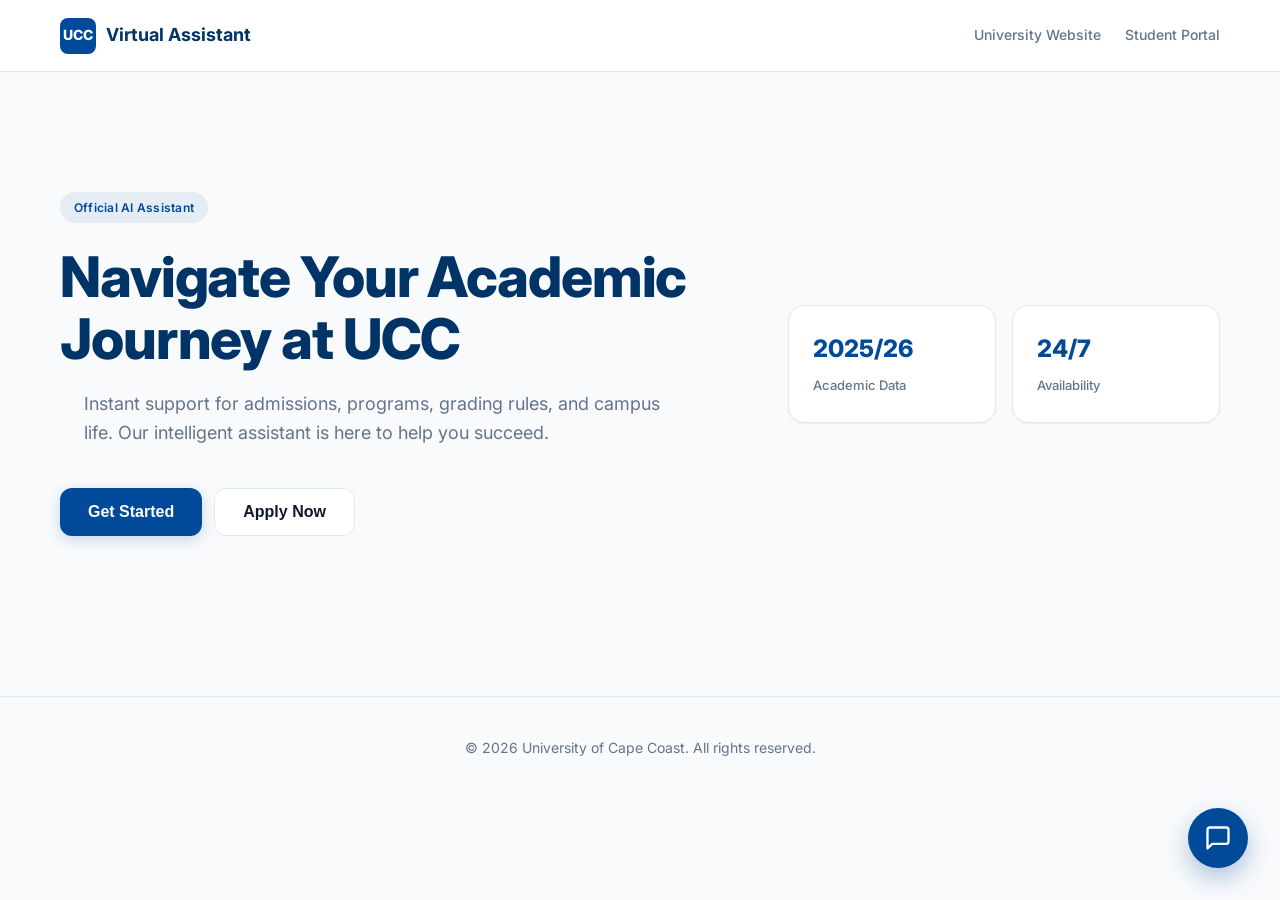
<file: index.html>
<!DOCTYPE html>
<html lang="en">
<head>
    <meta charset="UTF-8">
    <meta name="viewport" content="width=device-width, initial-scale=1.0, viewport-fit=cover">
    <title>UCC Virtual Assistant | University of Cape Coast</title>
    <link rel="preconnect" href="https://fonts.googleapis.com">
    <link rel="preconnect" href="https://fonts.gstatic.com" crossorigin>
    <link href="https://fonts.googleapis.com/css2?family=Inter:wght@300;400;500;600;700;800&display=swap" rel="stylesheet">
    <link rel="stylesheet" href="style.css">
</head>
<body>
    <div class="page-wrapper">
        <header class="navbar">
            <div class="container">
                <div class="logo">
                    <span class="logo-icon">UCC</span>
                    <span class="logo-text">Virtual Assistant</span>
                </div>
                <nav class="nav-links">
                    <a href="https://ucc.edu.gh" target="_blank">University Website</a>
                    <a href="https://portal.ucc.edu.gh" target="_blank">Student Portal</a>
                </nav>
            </div>
        </header>

        <main class="hero-section">
            <div class="container">
                <div class="hero-content">
                    <span class="badge">Official AI Assistant</span>
                    <h1>Navigate Your Academic Journey at UCC</h1>
                    <p>Instant support for admissions, programs, grading rules, and campus life. Our intelligent assistant is here to help you succeed.</p>
                    <div class="hero-actions">
                        <button class="btn btn-primary" onclick="document.getElementById('chatButton').click()">Get Started</button>
                        <button class="btn btn-outline" onclick="window.open('https://admissions.ucc.edu.gh', '_blank')">Apply Now</button>
                    </div>
                </div>
                <div class="hero-stats">
                    <div class="stat-card">
                        <span class="stat-value">2025/26</span>
                        <span class="stat-label">Academic Data</span>
                    </div>
                    <div class="stat-card">
                        <span class="stat-value">24/7</span>
                        <span class="stat-label">Availability</span>
                    </div>
                </div>
            </div>
        </main>

        <footer class="footer">
            <div class="container">
                <p>&copy; 2026 University of Cape Coast. All rights reserved.</p>
            </div>
        </footer>
    </div>

    <!-- Chat Interface -->
    <div id="chatWidget" class="chat-widget">
        <div class="chat-header">
            <div class="header-info">
                <div class="status-dot"></div>
                <div class="header-text">
                    <h3>UCC Assistant</h3>
                    <span>Online & Ready</span>
                </div>
            </div>
            <button id="closeChat" class="close-btn">&times;</button>
        </div>
        <div id="chatMessages" class="chat-messages">
            <div class="bot-message">
                <div>Welcome to the UCC Virtual Assistant. How can I assist you with your academic inquiries today?</div>
            </div>
        </div>
        <div class="chat-input-area">
            <input type="text" id="chatInput" placeholder="Ask about programs, GPA, hostels..." autocomplete="off">
            <button id="sendBtn" class="send-btn">
                <svg width="20" height="20" viewBox="0 0 24 24" fill="none" stroke="currentColor" stroke-width="2.5" stroke-linecap="round" stroke-linejoin="round">
                    <line x1="22" y1="2" x2="11" y2="13"></line>
                    <polygon points="22 2 15 22 11 13 2 9 22 2"></polygon>
                </svg>
            </button>
        </div>
    </div>

    <button id="chatButton" class="chat-fab">
        <svg width="28" height="28" viewBox="0 0 24 24" fill="none" stroke="white" stroke-width="2" stroke-linecap="round" stroke-linejoin="round">
            <path d="M21 15a2 2 0 0 1-2 2H7l-4 4V5a2 2 0 0 1 2-2h14a2 2 0 0 1 2 2z"></path>
        </svg>
    </button>

    <script src="script.js"></script>
</body>
</html>
</file>
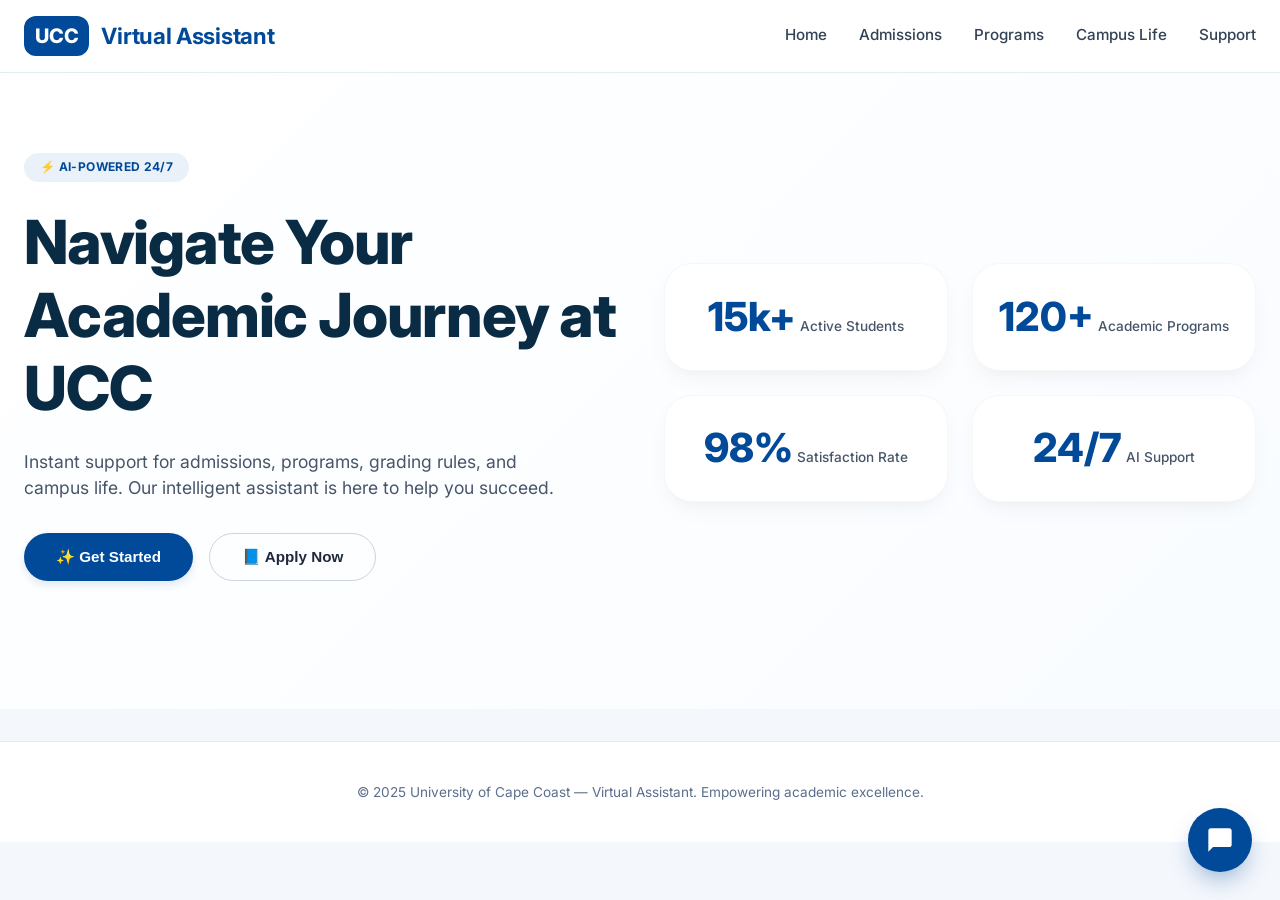
<file: me.html>
<!DOCTYPE html>
<html lang="en">
<head>
    <meta charset="UTF-8">
    <meta name="viewport" content="width=device-width, initial-scale=1.0, viewport-fit=cover, user-scalable=yes">
    <title>UCC Virtual Assistant | Academic Companion</title>
    <!-- Google Fonts + smooth baseline -->
    <link href="https://fonts.googleapis.com/css2?family=Inter:opsz,wght@14..32,300;14..32,400;14..32,500;14..32,600;14..32,700;14..32,800&display=swap" rel="stylesheet">
    <style>
        * {
            margin: 0;
            padding: 0;
            box-sizing: border-box;
        }

        body {
            font-family: 'Inter', -apple-system, BlinkMacSystemFont, 'Segoe UI', sans-serif;
            background-color: #f4f7fc;
            color: #1a202c;
            line-height: 1.5;
            overflow-x: hidden;
            width: 100%;
        }

        /* fluid container system */
        .container {
            width: 100%;
            max-width: 1280px;
            margin: 0 auto;
            padding: 0 1.5rem;
        }

        /* ========== ROOT VARIABLES (accessible, consistent) ========== */
        :root {
            --primary: #004a99;
            --primary-dark: #003366;
            --primary-light: #0066cc;
            --accent: #ffcc00;
            --bg-light: #f8fafc;
            --bg-white: #ffffff;
            --text-main: #1e293b;
            --text-muted: #475569;
            --border-color: #e2edf2;
            --shadow-sm: 0 1px 2px 0 rgb(0 0 0 / 0.05);
            --shadow: 0 10px 25px -5px rgb(0 0 0 / 0.05), 0 8px 10px -6px rgb(0 0 0 / 0.02);
            --shadow-lg: 0 20px 35px -12px rgba(0, 0, 0, 0.1);
            --radius-card: 1.5rem;
            --radius-md: 1rem;
            --radius-sm: 0.75rem;
        }

        /* ========== NAVBAR (fully responsive) ========== */
        .navbar {
            background: var(--bg-white);
            border-bottom: 1px solid var(--border-color);
            padding: 1rem 0;
            position: sticky;
            top: 0;
            z-index: 60;
            backdrop-filter: blur(0px);
            width: 100%;
        }

        .navbar .container {
            display: flex;
            align-items: center;
            justify-content: space-between;
            flex-wrap: wrap;
            gap: 1rem;
        }

        .logo {
            display: flex;
            align-items: center;
            gap: 12px;
            flex-shrink: 0;
        }

        .logo-icon {
            background: var(--primary);
            color: white;
            font-weight: 800;
            font-size: 1.25rem;
            padding: 0.3rem 0.7rem;
            border-radius: 12px;
            letter-spacing: -0.3px;
        }

        .logo-text {
            font-weight: 700;
            font-size: 1.4rem;
            color: var(--primary);
            letter-spacing: -0.3px;
        }

        .nav-links {
            display: flex;
            gap: 2rem;
            flex-wrap: wrap;
        }

        .nav-links a {
            text-decoration: none;
            font-weight: 500;
            font-size: 0.95rem;
            color: #334155;
            transition: all 0.2s ease;
        }

        .nav-links a:hover {
            color: var(--primary);
        }

        /* ========== HERO SECTION (improved grid + spacing) ========== */
        .hero-section {
            padding: 5rem 0 6rem;
            background: linear-gradient(135deg, #ffffff 0%, #f9fcff 100%);
        }

        .hero-section .container {
            display: grid;
            grid-template-columns: 1fr 1fr;
            align-items: center;
            gap: 3rem;
        }

        .badge {
            background: rgba(0, 74, 153, 0.08);
            color: var(--primary);
            padding: 0.35rem 1rem;
            border-radius: 40px;
            font-size: 0.75rem;
            font-weight: 700;
            text-transform: uppercase;
            letter-spacing: 0.03em;
            display: inline-block;
            margin-bottom: 1.5rem;
        }

        .hero-content h1 {
            font-size: clamp(2.2rem, 5vw, 3.8rem);
            font-weight: 800;
            line-height: 1.2;
            color: #0a2b44;
            margin-bottom: 1.5rem;
            letter-spacing: -0.02em;
        }

        .hero-content p {
            font-size: 1.1rem;
            color: var(--text-muted);
            margin-bottom: 2rem;
            max-width: 90%;
        }

        .hero-actions {
            display: flex;
            flex-wrap: wrap;
            gap: 1rem;
            margin-bottom: 2rem;
        }

        .btn {
            padding: 0.85rem 2rem;
            border-radius: 60px;
            font-weight: 600;
            font-size: 0.95rem;
            transition: all 0.25s;
            cursor: pointer;
            border: none;
            text-decoration: none;
            display: inline-flex;
            align-items: center;
            justify-content: center;
            gap: 8px;
        }

        .btn-primary {
            background: var(--primary);
            color: white;
            box-shadow: 0 4px 8px rgba(0, 74, 153, 0.12);
        }

        .btn-primary:hover {
            background: var(--primary-dark);
            transform: translateY(-3px);
            box-shadow: 0 12px 20px -12px rgba(0, 74, 153, 0.35);
        }

        .btn-outline {
            background: transparent;
            border: 1.5px solid #cbd5e1;
            color: #1e293b;
        }

        .btn-outline:hover {
            border-color: var(--primary);
            color: var(--primary);
            background: rgba(0, 74, 153, 0.02);
            transform: translateY(-2px);
        }

        .hero-stats {
            display: grid;
            grid-template-columns: repeat(2, 1fr);
            gap: 1.5rem;
        }

        .stat-card {
            background: white;
            padding: 1.8rem 1.2rem;
            border-radius: 1.75rem;
            box-shadow: var(--shadow);
            border: 1px solid rgba(0, 0, 0, 0.03);
            text-align: center;
            transition: all 0.2s;
        }

        .stat-card:hover {
            transform: translateY(-4px);
            box-shadow: 0 20px 30px -12px rgba(0, 0, 0, 0.08);
        }

        .stat-value {
            font-size: 2.5rem;
            font-weight: 800;
            color: var(--primary);
            line-height: 1.2;
            margin-bottom: 0.25rem;
        }

        .stat-label {
            font-size: 0.85rem;
            font-weight: 500;
            color: #475569;
        }

        /* ========== FOOTER ========== */
        .footer {
            padding: 2.5rem 0;
            border-top: 1px solid var(--border-color);
            text-align: center;
            margin-top: 2rem;
            background: white;
        }

        .footer p {
            color: #5b6e8c;
            font-size: 0.85rem;
        }

        /* ========== CHAT WIDGET - RESPONSIVE + SMOOTH ========== */
        .chat-fab {
            position: fixed;
            bottom: 28px;
            right: 28px;
            width: 64px;
            height: 64px;
            border-radius: 50%;
            background: var(--primary);
            color: white;
            border: none;
            cursor: pointer;
            box-shadow: 0 12px 24px -6px rgba(0, 74, 153, 0.4);
            display: flex;
            align-items: center;
            justify-content: center;
            z-index: 1000;
            transition: all 0.25s ease;
        }

        .chat-fab:hover {
            transform: scale(1.05);
            background: var(--primary-light);
            box-shadow: 0 18px 28px -10px rgba(0, 74, 153, 0.5);
        }

        .chat-widget {
            position: fixed;
            bottom: 100px;
            right: 28px;
            width: 460px;
            max-width: calc(100vw - 40px);
            height: 680px;
            max-height: 80vh;
            background: var(--bg-white);
            border-radius: 28px;
            box-shadow: 0 25px 50px -12px rgba(0, 0, 0, 0.3);
            display: none;
            flex-direction: column;
            z-index: 1001;
            overflow: hidden;
            border: 1px solid rgba(0, 0, 0, 0.08);
            animation: slideUp 0.3s cubic-bezier(0.2, 0.9, 0.4, 1.1);
        }

        .chat-widget.active {
            display: flex;
        }

        @keyframes slideUp {
            from {
                opacity: 0;
                transform: translateY(30px) scale(0.96);
            }
            to {
                opacity: 1;
                transform: translateY(0) scale(1);
            }
        }

        .chat-header {
            background: var(--primary);
            padding: 1rem 1.5rem;
            color: white;
            display: flex;
            align-items: center;
            justify-content: space-between;
        }

        .header-info {
            display: flex;
            align-items: center;
            gap: 12px;
        }

        .status-dot {
            width: 10px;
            height: 10px;
            background: #3fe0a0;
            border-radius: 50%;
            border: 2px solid white;
            box-shadow: 0 0 0 1px rgba(0,0,0,0.05);
        }

        .header-text h3 {
            font-size: 1rem;
            font-weight: 700;
            line-height: 1.3;
        }

        .header-text span {
            font-size: 0.7rem;
            opacity: 0.85;
        }

        .close-btn {
            background: none;
            border: none;
            color: white;
            font-size: 1.8rem;
            line-height: 1;
            cursor: pointer;
            opacity: 0.8;
            transition: 0.2s;
        }

        .close-btn:hover {
            opacity: 1;
            transform: scale(1.05);
        }

        .chat-messages {
            flex: 1;
            padding: 1.25rem;
            overflow-y: auto;
            display: flex;
            flex-direction: column;
            gap: 0.9rem;
            background: #f9fafc;
        }

        .bot-message, .user-message {
            max-width: 85%;
            padding: 0.75rem 1rem;
            font-size: 0.9rem;
            line-height: 1.45;
            word-wrap: break-word;
        }

        .bot-message {
            background: white;
            border-radius: 1.2rem;
            border-bottom-left-radius: 0.3rem;
            color: #1e293b;
            align-self: flex-start;
            box-shadow: 0 2px 5px rgba(0, 0, 0, 0.04);
            border: 1px solid #eef2f6;
        }

        .user-message {
            background: var(--primary);
            color: white;
            border-radius: 1.2rem;
            border-bottom-right-radius: 0.3rem;
            align-self: flex-end;
        }

        .typing-indicator {
            display: flex;
            align-items: center;
            gap: 6px;
            padding: 0.6rem 1rem;
            background: white;
            border-radius: 2rem;
            width: fit-content;
            box-shadow: var(--shadow-sm);
            border: 1px solid #eef2f6;
        }

        .typing-indicator span {
            width: 8px;
            height: 8px;
            background-color: #94a3b8;
            border-radius: 50%;
            display: inline-block;
            animation: typingBounce 1.4s infinite ease-in-out both;
        }

        .typing-indicator span:nth-child(1) { animation-delay: -0.32s; }
        .typing-indicator span:nth-child(2) { animation-delay: -0.16s; }

        @keyframes typingBounce {
            0%, 80%, 100% { transform: scale(0.6); opacity: 0.5; }
            40% { transform: scale(1); opacity: 1; }
        }

        .chat-input-area {
            padding: 1rem;
            background: white;
            border-top: 1px solid var(--border-color);
            display: flex;
            gap: 0.7rem;
            align-items: center;
        }

        #chatInput {
            flex: 1;
            padding: 0.8rem 1rem;
            border: 1.5px solid #e2e8f0;
            border-radius: 2.5rem;
            font-size: 0.9rem;
            font-family: inherit;
            outline: none;
            transition: 0.2s;
        }

        #chatInput:focus {
            border-color: var(--primary);
            box-shadow: 0 0 0 3px rgba(0, 74, 153, 0.12);
        }

        .send-btn {
            background: var(--primary);
            width: 44px;
            height: 44px;
            border-radius: 2rem;
            display: flex;
            align-items: center;
            justify-content: center;
            border: none;
            cursor: pointer;
            transition: 0.2s;
            color: white;
        }

        .send-btn:hover {
            background: var(--primary-dark);
            transform: scale(1.02);
        }

        /* ========== RESPONSIVENESS (FIXED FOR ALL SCREENS + 100% ZOOM) ========== */
        @media (max-width: 1100px) {
            .hero-section .container {
                gap: 2rem;
            }
            .hero-content h1 {
                font-size: clamp(2rem, 4.5vw, 3.2rem);
            }
        }

        @media (max-width: 900px) {
            .hero-section .container {
                grid-template-columns: 1fr;
                text-align: center;
                gap: 2.5rem;
            }
            .hero-content p {
                max-width: 100%;
                margin-left: auto;
                margin-right: auto;
            }
            .hero-actions {
                justify-content: center;
            }
            .hero-stats {
                max-width: 550px;
                margin: 0 auto;
                width: 100%;
            }
            .badge {
                margin-left: auto;
                margin-right: auto;
                width: fit-content;
            }
        }

        @media (max-width: 768px) {
            .container {
                padding: 0 1.25rem;
            }
            .navbar .container {
                flex-direction: row;
                flex-wrap: wrap;
            }
            .nav-links {
                gap: 1.2rem;
            }
            .hero-section {
                padding: 3rem 0 4rem;
            }
            .stat-card {
                padding: 1.3rem 0.8rem;
            }
            .stat-value {
                font-size: 2rem;
            }
            .chat-widget {
                width: 440px;
                height: 620px;
                right: 20px;
                bottom: 90px;
            }
        }

        @media (max-width: 640px) {
            .hero-stats {
                grid-template-columns: 1fr;
                gap: 1rem;
                max-width: 380px;
            }
            .hero-content h1 {
                font-size: 2rem;
            }
            .hero-content p {
                font-size: 1rem;
            }
            .btn {
                padding: 0.7rem 1.5rem;
            }
            .navbar .container {
                justify-content: space-between;
            }
            .logo-text {
                font-size: 1.2rem;
            }
            .logo-icon {
                font-size: 1rem;
            }
            .chat-widget {
                width: calc(100% - 32px);
                right: 16px;
                left: 16px;
                max-width: none;
                height: 70vh;
                bottom: 80px;
            }
        }

        @media (max-width: 550px) {
            .chat-fab {
                width: 56px;
                height: 56px;
                bottom: 20px;
                right: 20px;
            }
            .chat-widget {
                bottom: 80px;
                height: 68vh;
                border-radius: 1.75rem;
            }
            .hero-actions {
                flex-direction: column;
                align-items: stretch;
            }
            .hero-actions .btn {
                width: 100%;
            }
            .nav-links a {
                font-size: 0.85rem;
            }
            .nav-links {
                gap: 1rem;
            }
        }

        @media (max-width: 480px) {
            .chat-widget {
                width: 100%;
                height: 100%;
                bottom: 0;
                right: 0;
                left: 0;
                top: 0;
                max-height: 100vh;
                border-radius: 0;
            }
            .chat-fab {
                bottom: 20px;
                right: 20px;
            }
            .hero-section {
                padding: 2rem 0 3rem;
            }
            .stat-card {
                padding: 1rem;
            }
            .container {
                padding: 0 1rem;
            }
            .hero-content h1 {
                font-size: 1.85rem;
            }
        }

        /* no overflow, everything stays inside */
        img, svg, .stat-card, .chat-messages {
            max-width: 100%;
        }

        ::-webkit-scrollbar {
            width: 5px;
        }
        ::-webkit-scrollbar-track {
            background: #eef2f8;
            border-radius: 10px;
        }
        ::-webkit-scrollbar-thumb {
            background: #b9cadb;
            border-radius: 10px;
        }
    </style>
</head>
<body>

<nav class="navbar">
    <div class="container">
        <div class="logo">
            <div class="logo-icon">UCC</div>
            <div class="logo-text">Virtual Assistant</div>
        </div>
        <div class="nav-links">
            <a href="#">Home</a>
            <a href="#">Admissions</a>
            <a href="#">Programs</a>
            <a href="#">Campus Life</a>
            <a href="#">Support</a>
        </div>
    </div>
</nav>

<section class="hero-section">
    <div class="container">
        <div class="hero-content">
            <div class="badge">⚡ AI-POWERED 24/7</div>
            <h1>Navigate Your Academic Journey at UCC</h1>
            <p>Instant support for admissions, programs, grading rules, and campus life. Our intelligent assistant is here to help you succeed.</p>
            <div class="hero-actions">
                <button class="btn btn-primary" id="heroGetStartedBtn">✨ Get Started</button>
                <button class="btn btn-outline" id="heroApplyBtn">📘 Apply Now</button>
            </div>
        </div>
        <div class="hero-stats">
            <div class="stat-card">
                <span class="stat-value">15k+</span>
                <span class="stat-label">Active Students</span>
            </div>
            <div class="stat-card">
                <span class="stat-value">120+</span>
                <span class="stat-label">Academic Programs</span>
            </div>
            <div class="stat-card">
                <span class="stat-value">98%</span>
                <span class="stat-label">Satisfaction Rate</span>
            </div>
            <div class="stat-card">
                <span class="stat-value">24/7</span>
                <span class="stat-label">AI Support</span>
            </div>
        </div>
    </div>
</section>

<footer class="footer">
    <div class="container">
        <p>© 2025 University of Cape Coast — Virtual Assistant. Empowering academic excellence.</p>
    </div>
</footer>

<!-- CHAT FLOATING BUTTON -->
<button class="chat-fab" id="chatFabBtn" aria-label="Open Chat Assistant">
    <svg width="28" height="28" viewBox="0 0 24 24" fill="none" xmlns="http://www.w3.org/2000/svg">
        <path d="M20 2H4C2.9 2 2 2.9 2 4V22L6 18H20C21.1 18 22 17.1 22 16V4C22 2.9 21.1 2 20 2Z" fill="white"/>
        <circle cx="8" cy="10" r="1.5" fill="white"/>
        <circle cx="12" cy="10" r="1.5" fill="white"/>
        <circle cx="16" cy="10" r="1.5" fill="white"/>
    </svg>
</button>

<!-- CHAT WIDGET -->
<div class="chat-widget" id="chatWidget">
    <div class="chat-header">
        <div class="header-info">
            <div class="status-dot"></div>
            <div class="header-text">
                <h3>UCC Virtual Assistant</h3>
                <span>Online • Usually replies instantly</span>
            </div>
        </div>
        <button class="close-btn" id="closeChatBtn">×</button>
    </div>
    <div class="chat-messages" id="chatMessages">
        <div class="bot-message">👋 Welcome to the UCC Virtual Assistant. How can I assist you with your academic inquiries today?</div>
        <div class="bot-message">Ask about programs, GPA, hostels, admissions, or anything about campus life!</div>
    </div>
    <div class="chat-input-area">
        <input type="text" id="chatInput" placeholder="Type your question..." autocomplete="off">
        <button class="send-btn" id="sendMessageBtn">
            <svg width="18" height="18" viewBox="0 0 24 24" fill="none" xmlns="http://www.w3.org/2000/svg">
                <path d="M22 2L11 13M22 2L15 22L11 13M22 2L2 9L11 13" stroke="white" stroke-width="2" stroke-linecap="round" stroke-linejoin="round"/>
            </svg>
        </button>
    </div>
</div>

<script>
    (function() {
        // DOM elements
        const chatWidget = document.getElementById('chatWidget');
        const chatFab = document.getElementById('chatFabBtn');
        const closeChat = document.getElementById('closeChatBtn');
        const chatMessagesDiv = document.getElementById('chatMessages');
        const chatInput = document.getElementById('chatInput');
        const sendBtn = document.getElementById('sendMessageBtn');
        const heroGetStarted = document.getElementById('heroGetStartedBtn');
        const heroApply = document.getElementById('heroApplyBtn');

        // Helper functions for chat
        function addMessage(text, isUser = false) {
            const messageDiv = document.createElement('div');
            messageDiv.classList.add(isUser ? 'user-message' : 'bot-message');
            messageDiv.textContent = text;
            chatMessagesDiv.appendChild(messageDiv);
            chatMessagesDiv.scrollTop = chatMessagesDiv.scrollHeight;
        }

        function showTypingIndicator() {
            const typingDiv = document.createElement('div');
            typingDiv.classList.add('typing-indicator');
            typingDiv.id = 'tempTypingIndicator';
            typingDiv.innerHTML = '<span></span><span></span><span></span>';
            chatMessagesDiv.appendChild(typingDiv);
            chatMessagesDiv.scrollTop = chatMessagesDiv.scrollHeight;
        }

        function removeTypingIndicator() {
            const indicator = document.getElementById('tempTypingIndicator');
            if (indicator) indicator.remove();
        }

        // Smart bot responses (realistic UCC assistant)
        function getBotReply(userMsg) {
            const msg = userMsg.toLowerCase().trim();
            if (msg.includes('gpa') || msg.includes('grade') || msg.includes('scoring')) {
                return "📊 At UCC, GPA is calculated on a 4.0 scale. A = 4.0, B+ = 3.5, B = 3.0, C+ = 2.5, C = 2.0, D = 1.0, F = 0.0. You can check your results via the student portal.";
            } else if (msg.includes('hostel') || msg.includes('accommodation') || msg.includes('dorm')) {
                return "🏠 UCC offers several hostels: Atlantic, Akroma, and traditional halls. Apply through the Directorate of Student Affairs. Off-campus housing is also available near the university.";
            } else if (msg.includes('admission') || msg.includes('apply') || msg.includes('application')) {
                return "📝 Admissions for the upcoming academic year open in January. Requirements include WASSCE results, online application form, and payment of fee. Visit admissions.ucc.edu.gh for details.";
            } else if (msg.includes('program') || msg.includes('course') || msg.includes('major')) {
                return "🎓 UCC offers over 120 programs across humanities, sciences, business, and education. Popular ones: Computer Science, Business Administration, Nursing, and Law. Which program interests you?";
            } else if (msg.includes('deadline') || msg.includes('registration')) {
                return "📅 Course registration deadlines: main semester registration closes 2 weeks after lectures begin. Late registration attracts a penalty. Check academic calendar on the portal.";
            } else if (msg.includes('campus') || msg.includes('library') || msg.includes('sport')) {
                return "🌿 Campus life at UCC is vibrant! Sam Jonah Library, sports complex, student clubs, and weekly social events. You can join over 50 student organizations.";
            } else if (msg.includes('tuition') || msg.includes('fees')) {
                return "💰 Tuition fees vary per program. For Ghanaian students, fees range from GHS 2,500 to GHS 6,500 per academic year. International students contact the finance office.";
            } else if (msg.includes('help') || msg.includes('assist')) {
                return "😊 I'm here for you! You can ask about admissions, GPA, hostel life, courses, scholarships, or anything UCC related.";
            } else {
                return "✅ Thanks for your message! Our virtual assistant can help with GPA calculations, program details, hostel reservations, admission deadlines, or general campus info. Could you rephrase your question?";
            }
        }

        async function sendUserMessage() {
            const messageText = chatInput.value.trim();
            if (!messageText) return;

            // add user message
            addMessage(messageText, true);
            chatInput.value = '';
            chatInput.focus();

            // typing simulation
            showTypingIndicator();

            // simulate bot response (minimum 500ms realistic)
            setTimeout(() => {
                removeTypingIndicator();
                const reply = getBotReply(messageText);
                addMessage(reply, false);
            }, 600);
        }

        // event listeners
        sendBtn.addEventListener('click', sendUserMessage);
        chatInput.addEventListener('keypress', (e) => {
            if (e.key === 'Enter') {
                e.preventDefault();
                sendUserMessage();
            }
        });

        chatFab.addEventListener('click', () => {
            chatWidget.classList.add('active');
        });

        closeChat.addEventListener('click', () => {
            chatWidget.classList.remove('active');
        });

        // Hero buttons integrations (open chat + contextual response)
        heroGetStarted.addEventListener('click', () => {
            chatWidget.classList.add('active');
            setTimeout(() => {
                addMessage("👩‍🎓 Hi there! I see you clicked 'Get Started'. Need guidance on enrollment, courses or campus life? Feel free to ask me anything.", false);
                chatMessagesDiv.scrollTop = chatMessagesDiv.scrollHeight;
            }, 200);
        });

        heroApply.addEventListener('click', () => {
            chatWidget.classList.add('active');
            setTimeout(() => {
                addMessage("📋 Ready to apply to UCC? Let me walk you through admission requirements, deadlines, and program options. What would you like to know first?", false);
                chatMessagesDiv.scrollTop = chatMessagesDiv.scrollHeight;
            }, 200);
        });

        // optional: if user clicks outside? not needed for smoothness
        // Prevents layout shifts and ensures touch
        window.addEventListener('resize', () => {
            if (chatWidget.classList.contains('active') && window.innerWidth <= 480) {
                // ensures chat fills properly - cosmetic
                chatWidget.style.display = 'flex';
            }
        });
    })();
</script>
</body>
</html>
</file>
<file: style.css>
:root {
  --primary: #004a99;
  --primary-light: #0066cc;
  --primary-dark: #003366;
  --accent: #ffcc00;
  --bg-main: #f8fafc;
  --bg-card: #ffffff;
  --text-main: #0f172a;
  --text-muted: #64748b;
  --border: #e2e8f0;
  --radius-lg: 16px;
  --radius-md: 12px;
  --radius-full: 9999px;
  --shadow-sm: 0 1px 2px 0 rgb(0 0 0 / 0.05);
  --shadow-md: 0 4px 6px -1px rgb(0 0 0 / 0.1), 0 2px 4px -2px rgb(0 0 0 / 0.1);
  --shadow-lg: 0 10px 15px -3px rgb(0 0 0 / 0.1), 0 4px 6px -4px rgb(0 0 0 / 0.1);
  --transition: all 0.2s cubic-bezier(0.4, 0, 0.2, 1);
}

* {
  margin: 0;
  padding: 0;
  box-sizing: border-box;
}

body {
  font-family: 'Inter', system-ui, -apple-system, sans-serif;
  background-color: var(--bg-main);
  color: var(--text-main);
  line-height: 1.6;
  -webkit-font-smoothing: antialiased;
}

.container {
  width: 100%;
  max-width: 1200px;
  margin: 0 auto;
  padding: 0 20px;
}

/* Navbar */
.navbar {
  background: white;
  height: 72px;
  display: flex;
  align-items: center;
  border-bottom: 1px solid var(--border);
  position: sticky;
  top: 0;
  z-index: 50;
}

.navbar .container {
  display: flex;
  justify-content: space-between;
  align-items: center;
}

.logo {
  display: flex;
  align-items: center;
  gap: 10px;
}

.logo-icon {
  background: var(--primary);
  color: white;
  width: 36px;
  height: 36px;
  display: flex;
  align-items: center;
  justify-content: center;
  border-radius: 8px;
  font-weight: 800;
  font-size: 14px;
}

.logo-text {
  font-weight: 700;
  font-size: 18px;
  color: var(--primary-dark);
}

.nav-links {
  display: none;
}

/* Hero Section */
.hero-section {
  padding: 60px 0;
  text-align: center;
}

.badge {
  display: inline-flex;
  align-items: center;
  background: rgba(0, 74, 153, 0.08);
  color: var(--primary);
  padding: 6px 14px;
  border-radius: var(--radius-full);
  font-size: 12px;
  font-weight: 600;
  margin-bottom: 24px;
  letter-spacing: 0.02em;
}

.hero-content h1 {
  font-size: clamp(32px, 8vw, 56px);
  font-weight: 800;
  color: var(--primary-dark);
  line-height: 1.1;
  margin-bottom: 20px;
  letter-spacing: -0.02em;
}

.hero-content p {
  font-size: 18px;
  color: var(--text-muted);
  max-width: 600px;
  margin: 0 auto 40px;
}

.hero-actions {
  display: flex;
  flex-direction: column;
  gap: 12px;
  max-width: 320px;
  margin: 0 auto;
}

.btn {
  padding: 14px 28px;
  border-radius: var(--radius-md);
  font-size: 16px;
  font-weight: 600;
  text-decoration: none;
  transition: var(--transition);
  border: none;
  cursor: pointer;
  display: flex;
  align-items: center;
  justify-content: center;
}

.btn-primary {
  background: var(--primary);
  color: white;
  box-shadow: 0 4px 14px rgba(0, 74, 153, 0.2);
}

.btn-primary:hover {
  background: var(--primary-dark);
  transform: translateY(-2px);
}

.btn-outline {
  background: white;
  color: var(--text-main);
  border: 1px solid var(--border);
}

.btn-outline:hover {
  background: var(--bg-main);
}

/* Stats */
.hero-stats {
  display: grid;
  grid-template-columns: repeat(2, 1fr);
  gap: 16px;
  margin-top: 60px;
}

.stat-card {
  background: white;
  padding: 24px;
  border-radius: var(--radius-lg);
  border: 1px solid var(--border);
  box-shadow: var(--shadow-sm);
}

.stat-value {
  display: block;
  font-size: 24px;
  font-weight: 800;
  color: var(--primary);
  margin-bottom: 4px;
}

.stat-label {
  font-size: 13px;
  color: var(--text-muted);
  font-weight: 500;
}

/* Footer */
.footer {
  padding: 40px 0;
  text-align: center;
  border-top: 1px solid var(--border);
  margin-top: 40px;
}

.footer p {
  font-size: 14px;
  color: var(--text-muted);
}

/* ==================== CHAT SYSTEM ==================== */

.chat-fab {
  position: fixed;
  bottom: 24px;
  right: 24px;
  width: 60px;
  height: 60px;
  border-radius: 50%;
  background: var(--primary);
  color: white;
  border: none;
  display: flex;
  align-items: center;
  justify-content: center;
  box-shadow: 0 10px 25px rgba(0, 74, 153, 0.3);
  cursor: pointer;
  z-index: 100;
  transition: var(--transition);
}

.chat-fab:hover {
  transform: scale(1.05) rotate(5deg);
  background: var(--primary-light);
}

.hidden {
  display: none !important;
}

.chat-widget {
  position: fixed;
  top: 0;
  left: 0;
  width: 100%;
  height: 100%;
  background: white;
  z-index: 1000;
  display: none;
  flex-direction: column;
}

.chat-widget.active {
  display: flex;
}

.chat-header {
  padding: 16px 20px;
  background: var(--primary);
  color: white;
  display: flex;
  justify-content: space-between;
  align-items: center;
}

.header-info {
  display: flex;
  align-items: center;
  gap: 12px;
}

.status-dot {
  width: 8px;
  height: 8px;
  background: #22c55e;
  border-radius: 50%;
  box-shadow: 0 0 0 2px rgba(255, 255, 255, 0.2);
}

.header-text h3 {
  font-size: 15px;
  font-weight: 700;
}

.header-text span {
  font-size: 11px;
  opacity: 0.8;
}

.close-btn {
  background: rgba(255, 255, 255, 0.1);
  border: none;
  color: white;
  width: 32px;
  height: 32px;
  border-radius: 50%;
  display: flex;
  align-items: center;
  justify-content: center;
  font-size: 20px;
  cursor: pointer;
  transition: var(--transition);
}

.close-btn:hover {
  background: rgba(255, 255, 255, 0.2);
}

.chat-messages {
  flex: 1;
  padding: 20px;
  overflow-y: auto;
  display: flex;
  flex-direction: column;
  gap: 16px;
  background: #f1f5f9;
}

.bot-message, .user-message {
  max-width: 85%;
  padding: 12px 16px;
  border-radius: 18px;
  font-size: 14px;
  line-height: 1.5;
}

.bot-message {
  background: white;
  color: var(--text-main);
  align-self: flex-start;
  border-bottom-left-radius: 4px;
  box-shadow: var(--shadow-sm);
  border: 1px solid var(--border);
}

.bot-message ul, .bot-message ol {
  margin: 10px 0 10px 20px;
}

.user-message {
  background: var(--primary);
  color: white;
  align-self: flex-end;
  border-bottom-right-radius: 4px;
  box-shadow: 0 4px 12px rgba(0, 74, 153, 0.15);
}

.chat-input-area {
  padding: 16px;
  padding-bottom: max(16px, env(safe-area-inset-bottom));
  background: white;
  border-top: 1px solid var(--border);
  display: flex;
  gap: 10px;
}

#chatInput {
  flex: 1;
  padding: 12px 16px;
  border: 1.5px solid var(--border);
  border-radius: var(--radius-md);
  font-size: 15px;
  outline: none;
  transition: var(--transition);
}

#chatInput:focus {
  border-color: var(--primary);
  background: #f8fafc;
}

.send-btn {
  width: 48px;
  height: 48px;
  border-radius: var(--radius-md);
  background: var(--primary);
  color: white;
  border: none;
  display: flex;
  align-items: center;
  justify-content: center;
  cursor: pointer;
  transition: var(--transition);
}

.send-btn:hover {
  background: var(--primary-dark);
}

/* ==================== DESKTOP ENHANCEMENTS ==================== */

@media (min-width: 768px) {
  .nav-links {
    display: flex;
    gap: 24px;
  }
  
  .nav-links a {
    text-decoration: none;
    color: var(--text-muted);
    font-size: 14px;
    font-weight: 500;
    transition: var(--transition);
  }
  
  .nav-links a:hover {
    color: var(--primary);
  }

  .hero-section {
    padding: 120px 0;
    text-align: left;
  }

  .hero-section .container {
    display: grid;
    grid-template-columns: 1.2fr 0.8fr;
    align-items: center;
    gap: 80px;
  }

  .hero-actions {
    flex-direction: row;
    margin: 0;
    max-width: none;
  }

  .hero-stats {
    margin-top: 0;
  }

  /* Desktop Chat Widget */
  .chat-widget {
    top: auto;
    left: auto;
    bottom: 100px;
    right: 32px;
    width: 380px;
    height: 600px;
    border-radius: 24px;
    box-shadow: 0 20px 50px rgba(0, 0, 0, 0.15);
    border: 1px solid var(--border);
    animation: chatPop 0.3s cubic-bezier(0.34, 1.56, 0.64, 1);
  }

  @keyframes chatPop {
    from { opacity: 0; transform: translateY(20px) scale(0.9); }
    to { opacity: 1; transform: translateY(0) scale(1); }
  }

  .chat-fab {
    bottom: 32px;
    right: 32px;
  }
}

/* Typing Indicator */
.typing-indicator {
  display: flex;
  gap: 4px;
  padding: 8px 4px;
}

.typing-indicator span {
  width: 6px;
  height: 6px;
  background: #cbd5e0;
  border-radius: 50%;
  animation: bounce 1.4s infinite ease-in-out both;
}

.typing-indicator span:nth-child(1) { animation-delay: -0.32s; }
.typing-indicator span:nth-child(2) { animation-delay: -0.16s; }

@keyframes bounce {
  0%, 80%, 100% { transform: scale(0); }
  40% { transform: scale(1); }
}
</file>
